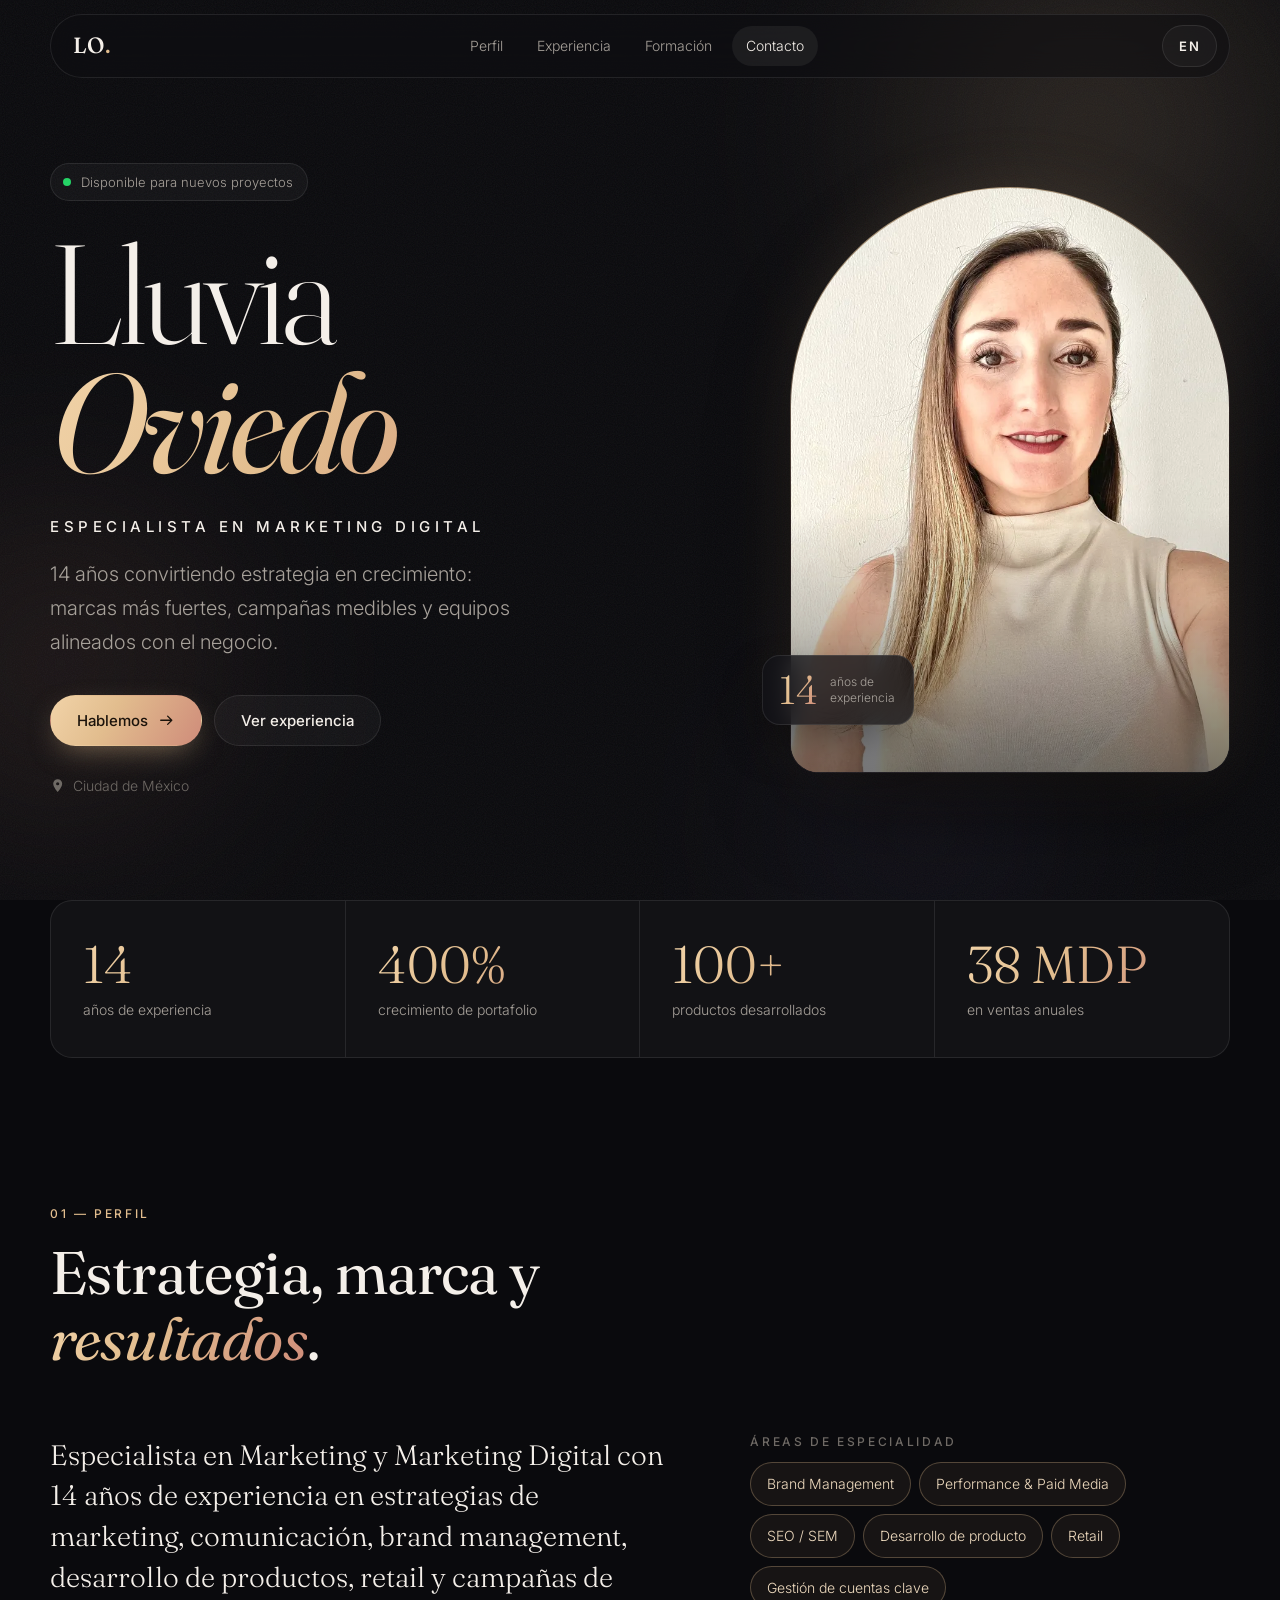
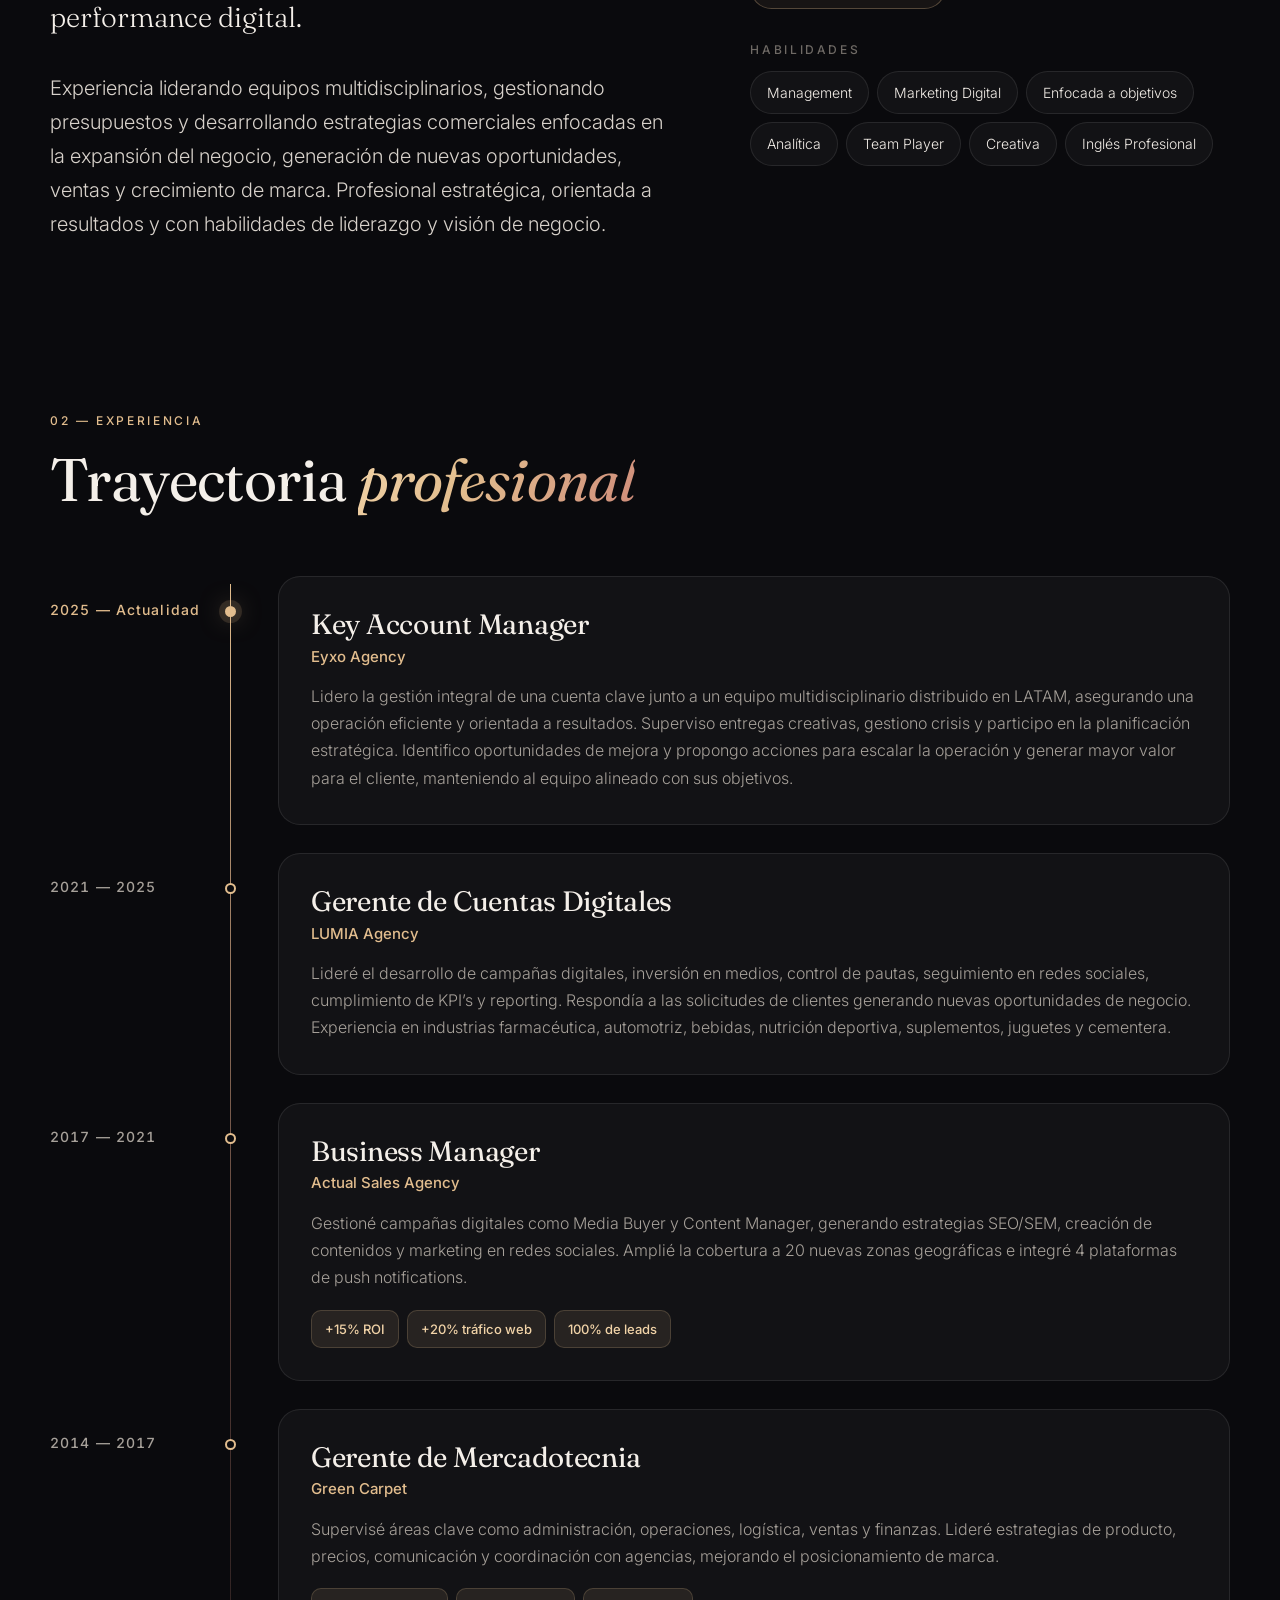
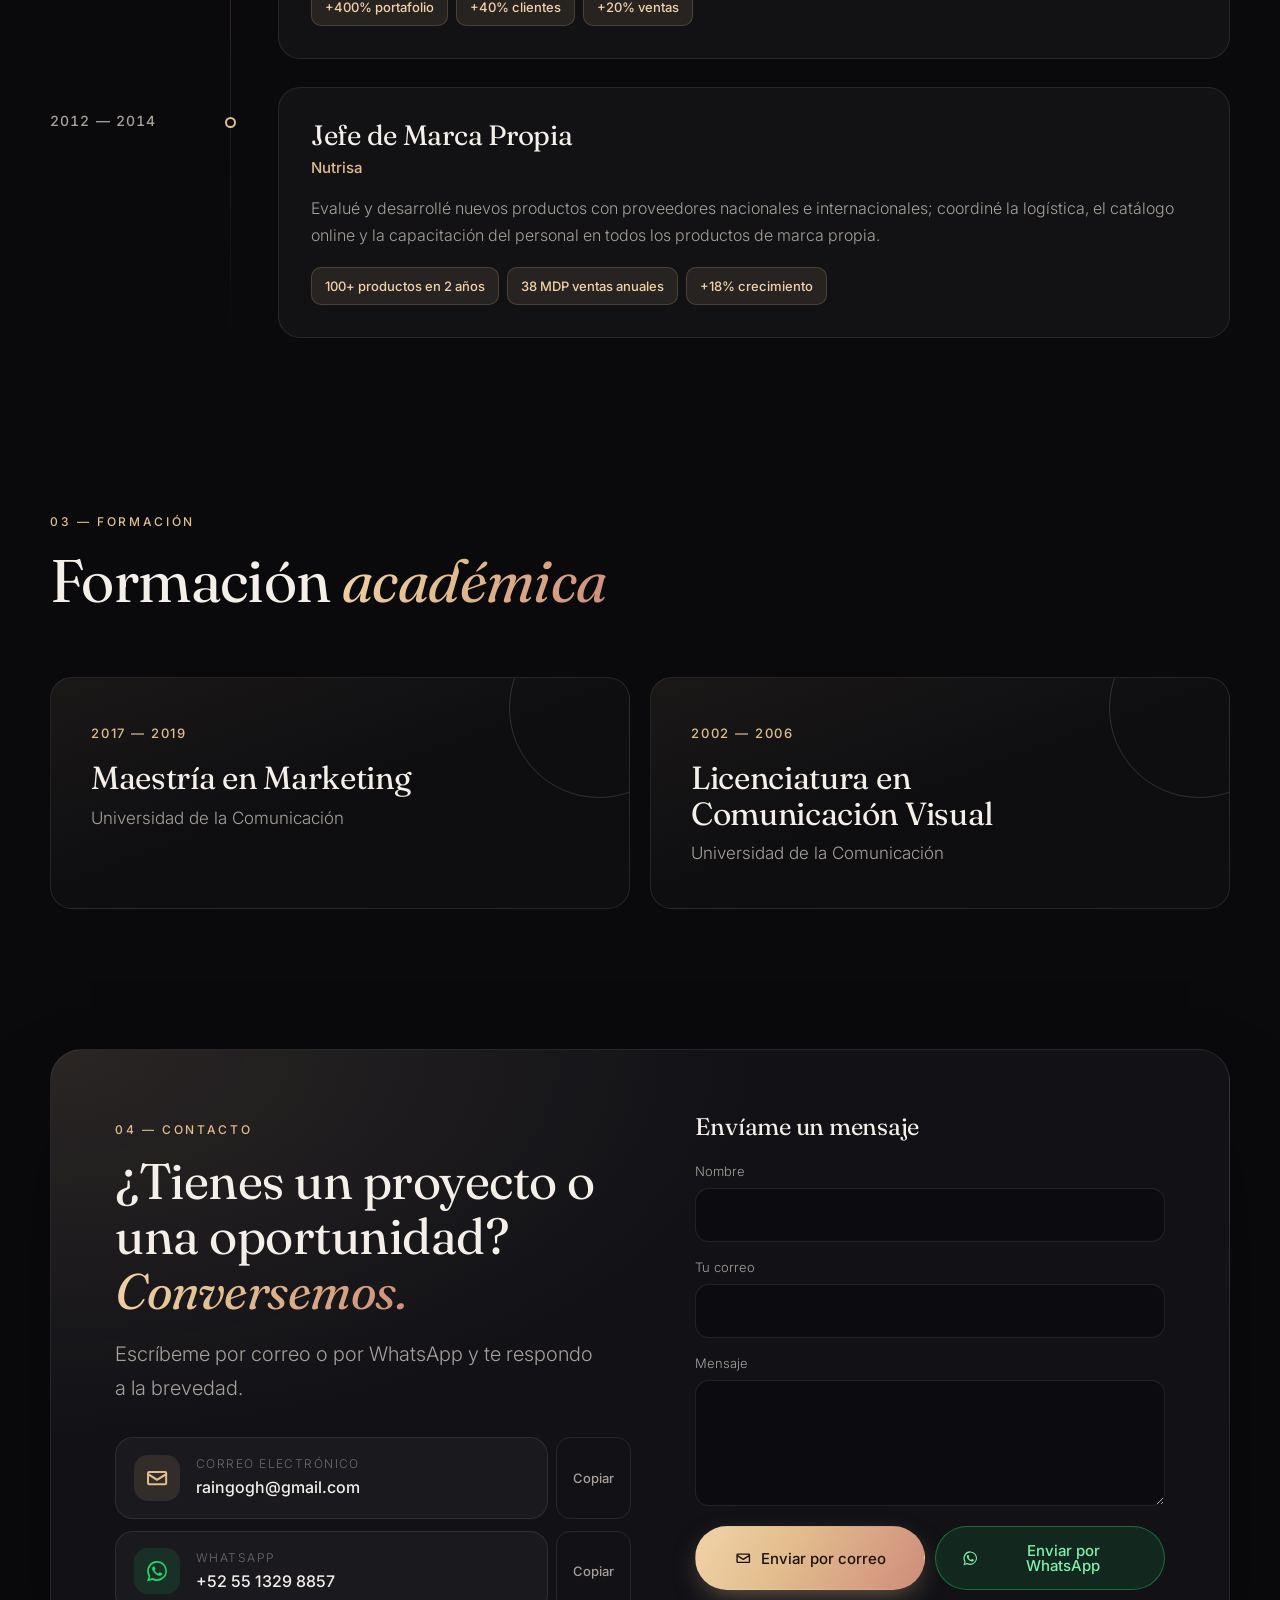
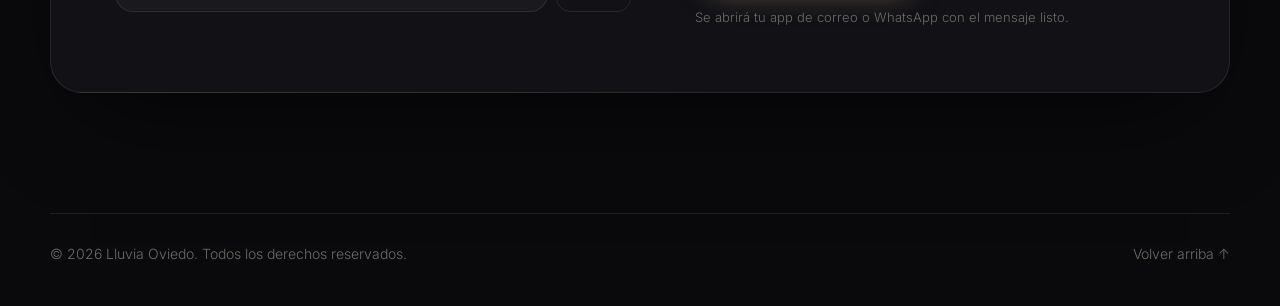
<file: index.html>
<!doctype html>
<html lang="es">
<head>
<meta charset="utf-8">
<meta name="viewport" content="width=device-width, initial-scale=1">
<title>Lluvia Oviedo · Especialista en Marketing Digital</title>
<meta name="description" content="Especialista en Marketing y Marketing Digital con 14 años de experiencia en estrategia, brand management, desarrollo de producto, retail y performance digital. CDMX.">
<meta name="theme-color" content="#0a0a0d">
<link rel="canonical" href="https://lluviaoviedo.com/">
<link rel="alternate" hreflang="es" href="https://lluviaoviedo.com/">
<link rel="alternate" hreflang="en" href="https://lluviaoviedo.com/en/">
<link rel="alternate" hreflang="x-default" href="https://lluviaoviedo.com/">
<meta property="og:type" content="profile">
<meta property="og:title" content="Lluvia Oviedo · Especialista en Marketing Digital">
<meta property="og:description" content="Especialista en Marketing y Marketing Digital con 14 años de experiencia en estrategia, brand management, desarrollo de producto, retail y performance digital. CDMX.">
<meta property="og:url" content="https://lluviaoviedo.com/">
<meta property="og:image" content="https://lluviaoviedo.com/assets/og.jpg">
<meta property="og:locale" content="es_MX">
<meta name="twitter:card" content="summary_large_image">
<link rel="icon" href="/assets/favicon.svg" type="image/svg+xml">
<link rel="apple-touch-icon" href="/assets/apple-touch-icon.png">
<link rel="preconnect" href="https://fonts.googleapis.com">
<link rel="preconnect" href="https://fonts.gstatic.com" crossorigin>
<link href="https://fonts.googleapis.com/css2?family=Fraunces:ital,opsz,wght@0,9..144,300..600;1,9..144,300..600&family=Inter:wght@300;400;500;600&display=swap" rel="stylesheet">
<link rel="stylesheet" href="/assets/style.css">
<script type="application/ld+json">{"@context":"https://schema.org","@type":"Person","name":"Lluvia Oviedo","jobTitle":"Especialista en Marketing Digital","url":"https://lluviaoviedo.com/","image":"https://lluviaoviedo.com/assets/lluvia-oviedo.jpg","email":"mailto:raingogh@gmail.com","address":{"@type":"PostalAddress","addressLocality":"Ciudad de México","addressCountry":"MX"},"alumniOf":"Universidad de la Comunicación"}</script>
</head>
<body>
<div class="bg" aria-hidden="true"><div class="orb o1"></div><div class="orb o2"></div><div class="orb o3"></div><div class="grain"></div></div>

<header class="topbar" id="top">
  <a class="logo" href="/" aria-label="Lluvia Oviedo">LO<span>.</span></a>
  <nav class="nav" aria-label="Main"><a href="#perfil">Perfil</a><a href="#experiencia">Experiencia</a><a href="#formacion">Formación</a><a href="#contacto">Contacto</a></nav>
  <a class="lang" href="/en/" hreflang="en" lang="en">EN</a>
</header>

<main>
  <section class="hero">
    <div class="hero-text">
      <p class="eyebrow reveal"><span class="pulse"></span>Disponible para nuevos proyectos</p>
      <h1 class="reveal"><span class="first">Lluvia</span><span class="last">Oviedo</span></h1>
      <p class="role reveal">Especialista en Marketing Digital</p>
      <p class="lead reveal">14 años convirtiendo estrategia en crecimiento: marcas más fuertes, campañas medibles y equipos alineados con el negocio.</p>
      <div class="actions reveal">
        <a class="btn primary" href="#contacto">Hablemos <svg viewBox="0 0 24 24" aria-hidden="true"><path d="M13.3 5.3a1 1 0 0 1 1.4 0l6 6a1 1 0 0 1 0 1.4l-6 6a1 1 0 0 1-1.4-1.4l4.29-4.3H4a1 1 0 1 1 0-2h13.59L13.3 6.7a1 1 0 0 1 0-1.4Z"/></svg></a>
        <a class="btn ghost" href="#experiencia">Ver experiencia</a>
      </div>
      <p class="loc reveal"><svg viewBox="0 0 24 24" aria-hidden="true"><path d="M12 2a7 7 0 0 1 7 7c0 5.25-7 13-7 13S5 14.25 5 9a7 7 0 0 1 7-7Zm0 4.5A2.5 2.5 0 1 0 12 11.5 2.5 2.5 0 0 0 12 6.5Z"/></svg> Ciudad de México</p>
    </div>
    <figure class="portrait reveal">
      <div class="portrait-frame">
        <picture>
          <source srcset="/assets/lluvia-oviedo.webp" type="image/webp">
          <img src="/assets/lluvia-oviedo.jpg" width="900" height="1200" alt="Retrato de Lluvia Oviedo" fetchpriority="high">
        </picture>
      </div>
      <div class="badge"><span>14</span><small>años de experiencia</small></div>
    </figure>
  </section>

  <section class="stats" aria-label="Highlights"><div class="stat reveal"><span class="stat-n">14</span><span class="stat-l">años de experiencia</span></div><div class="stat reveal"><span class="stat-n">400%</span><span class="stat-l">crecimiento de portafolio</span></div><div class="stat reveal"><span class="stat-n">100+</span><span class="stat-l">productos desarrollados</span></div><div class="stat reveal"><span class="stat-n">38 MDP</span><span class="stat-l">en ventas anuales</span></div></section>

  <section class="section about" id="perfil">
    <div class="sec-head reveal"><span class="kicker">01 — Perfil</span><h2>Estrategia, marca y <em>resultados</em>.</h2></div>
    <div class="about-grid">
      <div class="about-text reveal"><p>Especialista en Marketing y Marketing Digital con 14 años de experiencia en estrategias de marketing, comunicación, brand management, desarrollo de productos, retail y campañas de performance digital.</p><p>Experiencia liderando equipos multidisciplinarios, gestionando presupuestos y desarrollando estrategias comerciales enfocadas en la expansión del negocio, generación de nuevas oportunidades, ventas y crecimiento de marca. Profesional estratégica, orientada a resultados y con habilidades de liderazgo y visión de negocio.</p></div>
      <div class="about-side reveal">
        <h3>Áreas de especialidad</h3>
        <ul class="tags"><li>Brand Management</li><li>Performance &amp; Paid Media</li><li>SEO / SEM</li><li>Desarrollo de producto</li><li>Retail</li><li>Gestión de cuentas clave</li></ul>
        <h3>Habilidades</h3>
        <ul class="tags soft"><li>Management</li><li>Marketing Digital</li><li>Enfocada a objetivos</li><li>Analítica</li><li>Team Player</li><li>Creativa</li><li>Inglés Profesional</li></ul>
      </div>
    </div>
  </section>

  <section class="section" id="experiencia">
    <div class="sec-head reveal"><span class="kicker">02 — Experiencia</span><h2>Trayectoria <em>profesional</em></h2></div>
    <div class="timeline">
        <article class="job reveal current">
          <div class="job-dot" aria-hidden="true"></div>
          <div class="job-period">2025 — Actualidad</div>
          <div class="job-card">
            <h3>Key Account Manager</h3>
            <p class="job-company">Eyxo Agency</p>
            <p class="job-text">Lidero la gestión integral de una cuenta clave junto a un equipo multidisciplinario distribuido en LATAM, asegurando una operación eficiente y orientada a resultados. Superviso entregas creativas, gestiono crisis y participo en la planificación estratégica. Identifico oportunidades de mejora y propongo acciones para escalar la operación y generar mayor valor para el cliente, manteniendo al equipo alineado con sus objetivos.</p>
            
          </div>
        </article>
        <article class="job reveal">
          <div class="job-dot" aria-hidden="true"></div>
          <div class="job-period">2021 — 2025</div>
          <div class="job-card">
            <h3>Gerente de Cuentas Digitales</h3>
            <p class="job-company">LUMIA Agency</p>
            <p class="job-text">Lideré el desarrollo de campañas digitales, inversión en medios, control de pautas, seguimiento en redes sociales, cumplimiento de KPI’s y reporting. Respondía a las solicitudes de clientes generando nuevas oportunidades de negocio. Experiencia en industrias farmacéutica, automotriz, bebidas, nutrición deportiva, suplementos, juguetes y cementera.</p>
            
          </div>
        </article>
        <article class="job reveal">
          <div class="job-dot" aria-hidden="true"></div>
          <div class="job-period">2017 — 2021</div>
          <div class="job-card">
            <h3>Business Manager</h3>
            <p class="job-company">Actual Sales Agency</p>
            <p class="job-text">Gestioné campañas digitales como Media Buyer y Content Manager, generando estrategias SEO/SEM, creación de contenidos y marketing en redes sociales. Amplié la cobertura a 20 nuevas zonas geográficas e integré 4 plataformas de push notifications.</p>
            <ul class="wins"><li>+15% ROI</li><li>+20% tráfico web</li><li>100% de leads</li></ul>
          </div>
        </article>
        <article class="job reveal">
          <div class="job-dot" aria-hidden="true"></div>
          <div class="job-period">2014 — 2017</div>
          <div class="job-card">
            <h3>Gerente de Mercadotecnia</h3>
            <p class="job-company">Green Carpet</p>
            <p class="job-text">Supervisé áreas clave como administración, operaciones, logística, ventas y finanzas. Lideré estrategias de producto, precios, comunicación y coordinación con agencias, mejorando el posicionamiento de marca.</p>
            <ul class="wins"><li>+400% portafolio</li><li>+40% clientes</li><li>+20% ventas</li></ul>
          </div>
        </article>
        <article class="job reveal">
          <div class="job-dot" aria-hidden="true"></div>
          <div class="job-period">2012 — 2014</div>
          <div class="job-card">
            <h3>Jefe de Marca Propia</h3>
            <p class="job-company">Nutrisa</p>
            <p class="job-text">Evalué y desarrollé nuevos productos con proveedores nacionales e internacionales; coordiné la logística, el catálogo online y la capacitación del personal en todos los productos de marca propia.</p>
            <ul class="wins"><li>100+ productos en 2 años</li><li>38 MDP ventas anuales</li><li>+18% crecimiento</li></ul>
          </div>
        </article>
    </div>
  </section>

  <section class="section" id="formacion">
    <div class="sec-head reveal"><span class="kicker">03 — Formación</span><h2>Formación <em>académica</em></h2></div>
    <div class="edu-grid"><div class="edu-card reveal"><span class="edu-years">2017 — 2019</span><h3>Maestría en Marketing</h3><p>Universidad de la Comunicación</p></div><div class="edu-card reveal"><span class="edu-years">2002 — 2006</span><h3>Licenciatura en Comunicación Visual</h3><p>Universidad de la Comunicación</p></div></div>
  </section>

  <section class="section contact" id="contacto">
    <div class="contact-wrap reveal">
      <div class="contact-info">
        <span class="kicker">04 — Contacto</span>
        <h2>¿Tienes un proyecto o una oportunidad? <em>Conversemos.</em></h2>
        <p class="lead">Escríbeme por correo o por WhatsApp y te respondo a la brevedad.</p>
        <div class="channels">
          <div class="channel">
            <a class="channel-main" href="mailto:raingogh@gmail.com?subject=Contacto%20desde%20lluviaoviedo.com">
              <span class="ic"><svg viewBox="0 0 24 24" aria-hidden="true"><path d="M4 5h16a2 2 0 0 1 2 2v10a2 2 0 0 1-2 2H4a2 2 0 0 1-2-2V7a2 2 0 0 1 2-2Zm0 2v.4l8 5.1 8-5.1V7H4Zm16 2.8-7.46 4.75a1 1 0 0 1-1.08 0L4 9.8V17h16V9.8Z"/></svg></span>
              <span><small>Correo electrónico</small><strong>raingogh@gmail.com</strong></span>
            </a>
            <button class="copy" type="button" data-copy="raingogh@gmail.com" data-done="¡Copiado!">Copiar</button>
          </div>
          <div class="channel">
            <a class="channel-main wa" href="https://wa.me/525513298857?text=Hola%20Lluvia%2C%20vi%20tu%20portafolio%20en%20lluviaoviedo.com%20y%20me%20gustar%C3%ADa%20platicar%20contigo." target="_blank" rel="noopener">
              <span class="ic"><svg viewBox="0 0 24 24" aria-hidden="true"><path d="M12.04 2a9.9 9.9 0 0 0-8.5 15l-1.4 5.1 5.24-1.37A9.9 9.9 0 1 0 12.04 2Zm0 18.1a8.2 8.2 0 0 1-4.18-1.15l-.3-.18-3.1.82.83-3.03-.2-.31a8.2 8.2 0 1 1 6.95 3.85Zm4.5-6.14c-.25-.12-1.46-.72-1.69-.8-.23-.09-.39-.13-.56.12-.16.25-.64.8-.78.97-.15.16-.29.18-.54.06a6.7 6.7 0 0 1-1.98-1.22 7.5 7.5 0 0 1-1.37-1.7c-.14-.25 0-.38.11-.5l.37-.44c.13-.15.17-.25.25-.42.08-.16.04-.31-.02-.43-.06-.13-.56-1.35-.77-1.85-.2-.48-.4-.42-.56-.43h-.48a.92.92 0 0 0-.66.31 2.8 2.8 0 0 0-.87 2.07 4.85 4.85 0 0 0 1.02 2.57c.12.17 1.76 2.68 4.26 3.76.6.26 1.06.41 1.42.52.6.19 1.14.16 1.57.1.48-.07 1.46-.6 1.67-1.18.2-.58.2-1.07.15-1.18-.06-.1-.23-.16-.48-.28Z"/></svg></span>
              <span><small>WhatsApp</small><strong>+52 55 1329 8857</strong></span>
            </a>
            <button class="copy" type="button" data-copy="+52 55 1329 8857" data-done="¡Copiado!">Copiar</button>
          </div>
        </div>
      </div>
      <form class="contact-form" id="contact-form" data-email="raingogh@gmail.com" data-wa="525513298857" data-subject="Contacto desde lluviaoviedo.com">
        <h3>Envíame un mensaje</h3>
        <label><span>Nombre</span><input name="name" required autocomplete="name"></label>
        <label><span>Tu correo</span><input name="email" type="email" autocomplete="email"></label>
        <label><span>Mensaje</span><textarea name="message" rows="4" required></textarea></label>
        <div class="form-actions">
          <button class="btn primary" type="submit" value="mail"><svg viewBox="0 0 24 24" aria-hidden="true"><path d="M4 5h16a2 2 0 0 1 2 2v10a2 2 0 0 1-2 2H4a2 2 0 0 1-2-2V7a2 2 0 0 1 2-2Zm0 2v.4l8 5.1 8-5.1V7H4Zm16 2.8-7.46 4.75a1 1 0 0 1-1.08 0L4 9.8V17h16V9.8Z"/></svg> Enviar por correo</button>
          <button class="btn wa-btn" type="submit" value="wa"><svg viewBox="0 0 24 24" aria-hidden="true"><path d="M12.04 2a9.9 9.9 0 0 0-8.5 15l-1.4 5.1 5.24-1.37A9.9 9.9 0 1 0 12.04 2Zm0 18.1a8.2 8.2 0 0 1-4.18-1.15l-.3-.18-3.1.82.83-3.03-.2-.31a8.2 8.2 0 1 1 6.95 3.85Zm4.5-6.14c-.25-.12-1.46-.72-1.69-.8-.23-.09-.39-.13-.56.12-.16.25-.64.8-.78.97-.15.16-.29.18-.54.06a6.7 6.7 0 0 1-1.98-1.22 7.5 7.5 0 0 1-1.37-1.7c-.14-.25 0-.38.11-.5l.37-.44c.13-.15.17-.25.25-.42.08-.16.04-.31-.02-.43-.06-.13-.56-1.35-.77-1.85-.2-.48-.4-.42-.56-.43h-.48a.92.92 0 0 0-.66.31 2.8 2.8 0 0 0-.87 2.07 4.85 4.85 0 0 0 1.02 2.57c.12.17 1.76 2.68 4.26 3.76.6.26 1.06.41 1.42.52.6.19 1.14.16 1.57.1.48-.07 1.46-.6 1.67-1.18.2-.58.2-1.07.15-1.18-.06-.1-.23-.16-.48-.28Z"/></svg> Enviar por WhatsApp</button>
        </div>
        <p class="hint">Se abrirá tu app de correo o WhatsApp con el mensaje listo.</p>
      </form>
    </div>
  </section>
</main>

<footer class="footer">
  <p>© <span id="year">2026</span> Lluvia Oviedo. Todos los derechos reservados.</p>
  <a href="#top">Volver arriba ↑</a>
</footer>

<a class="wa-float" href="https://wa.me/525513298857?text=Hola%20Lluvia%2C%20vi%20tu%20portafolio%20en%20lluviaoviedo.com%20y%20me%20gustar%C3%ADa%20platicar%20contigo." target="_blank" rel="noopener" aria-label="WhatsApp"><svg viewBox="0 0 24 24" aria-hidden="true"><path d="M12.04 2a9.9 9.9 0 0 0-8.5 15l-1.4 5.1 5.24-1.37A9.9 9.9 0 1 0 12.04 2Zm0 18.1a8.2 8.2 0 0 1-4.18-1.15l-.3-.18-3.1.82.83-3.03-.2-.31a8.2 8.2 0 1 1 6.95 3.85Zm4.5-6.14c-.25-.12-1.46-.72-1.69-.8-.23-.09-.39-.13-.56.12-.16.25-.64.8-.78.97-.15.16-.29.18-.54.06a6.7 6.7 0 0 1-1.98-1.22 7.5 7.5 0 0 1-1.37-1.7c-.14-.25 0-.38.11-.5l.37-.44c.13-.15.17-.25.25-.42.08-.16.04-.31-.02-.43-.06-.13-.56-1.35-.77-1.85-.2-.48-.4-.42-.56-.43h-.48a.92.92 0 0 0-.66.31 2.8 2.8 0 0 0-.87 2.07 4.85 4.85 0 0 0 1.02 2.57c.12.17 1.76 2.68 4.26 3.76.6.26 1.06.41 1.42.52.6.19 1.14.16 1.57.1.48-.07 1.46-.6 1.67-1.18.2-.58.2-1.07.15-1.18-.06-.1-.23-.16-.48-.28Z"/></svg></a>
<script src="/assets/main.js" defer></script>
</body>
</html>
</file>
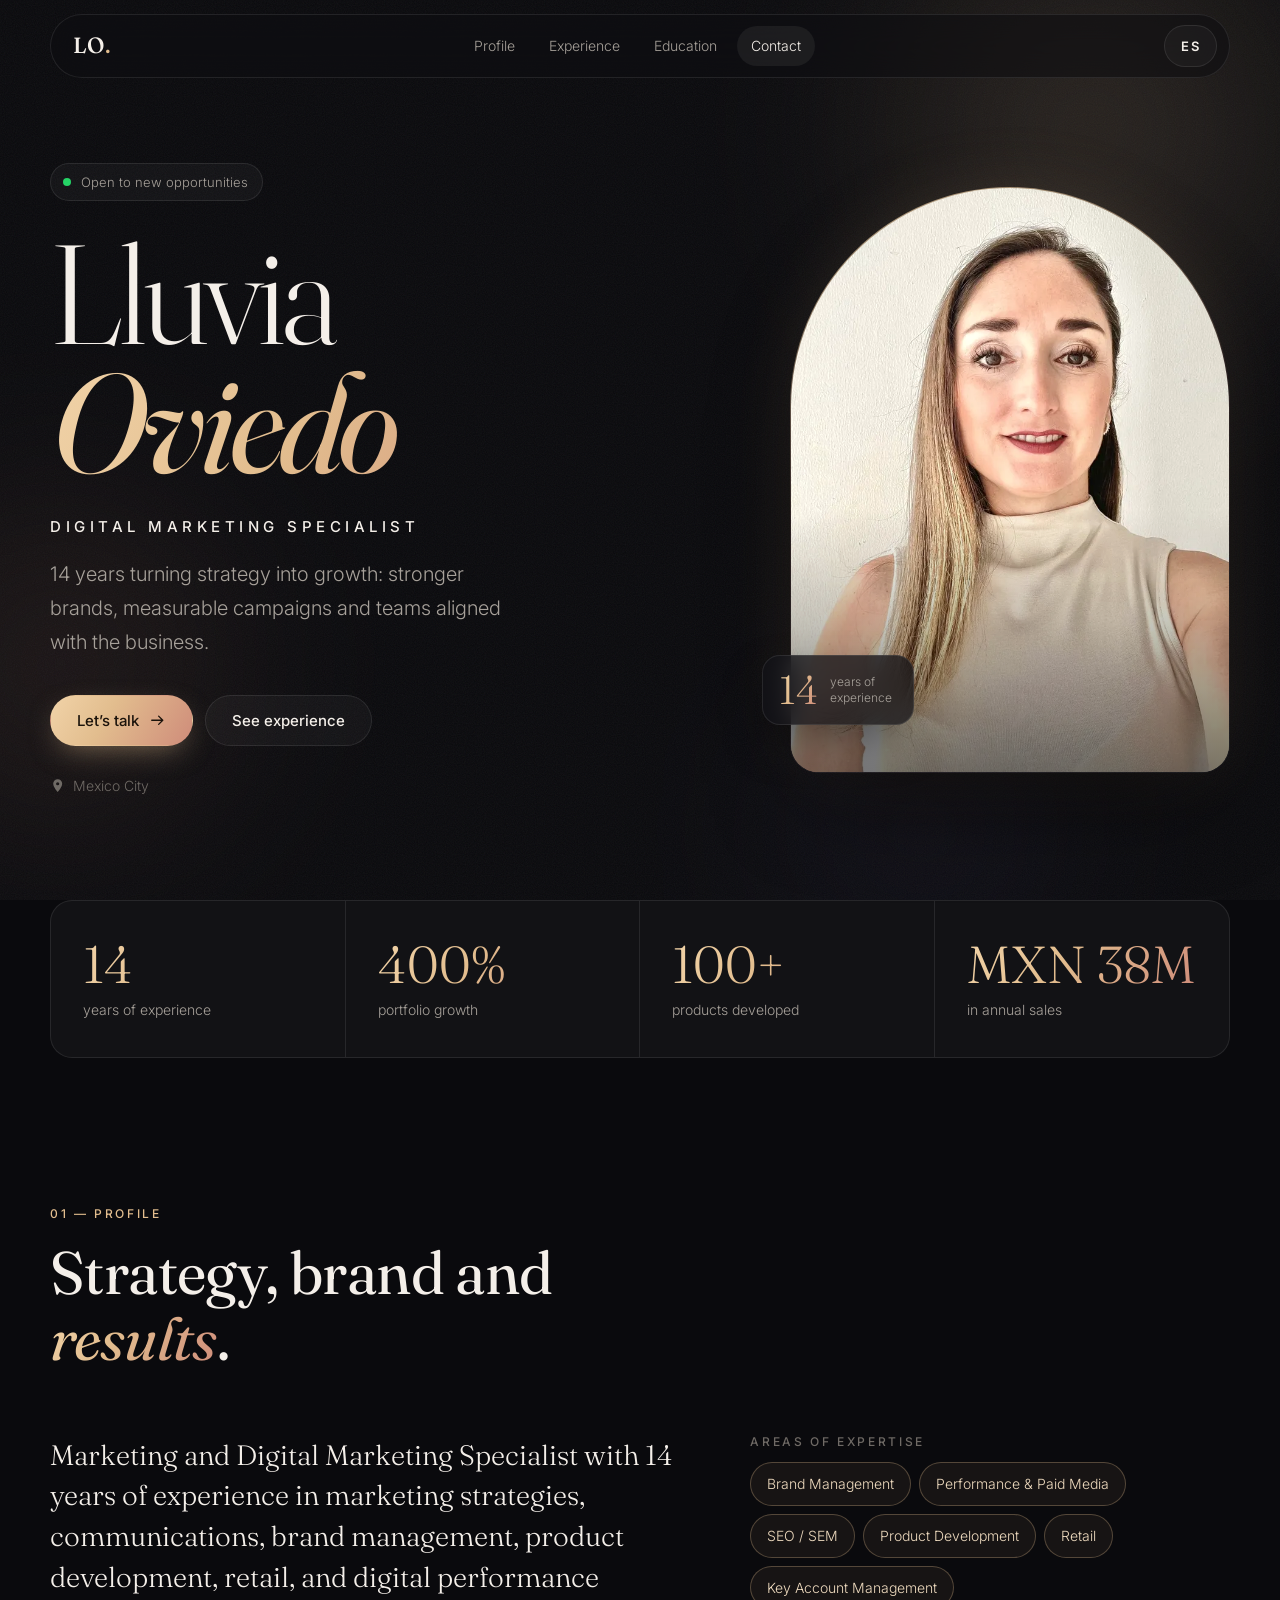
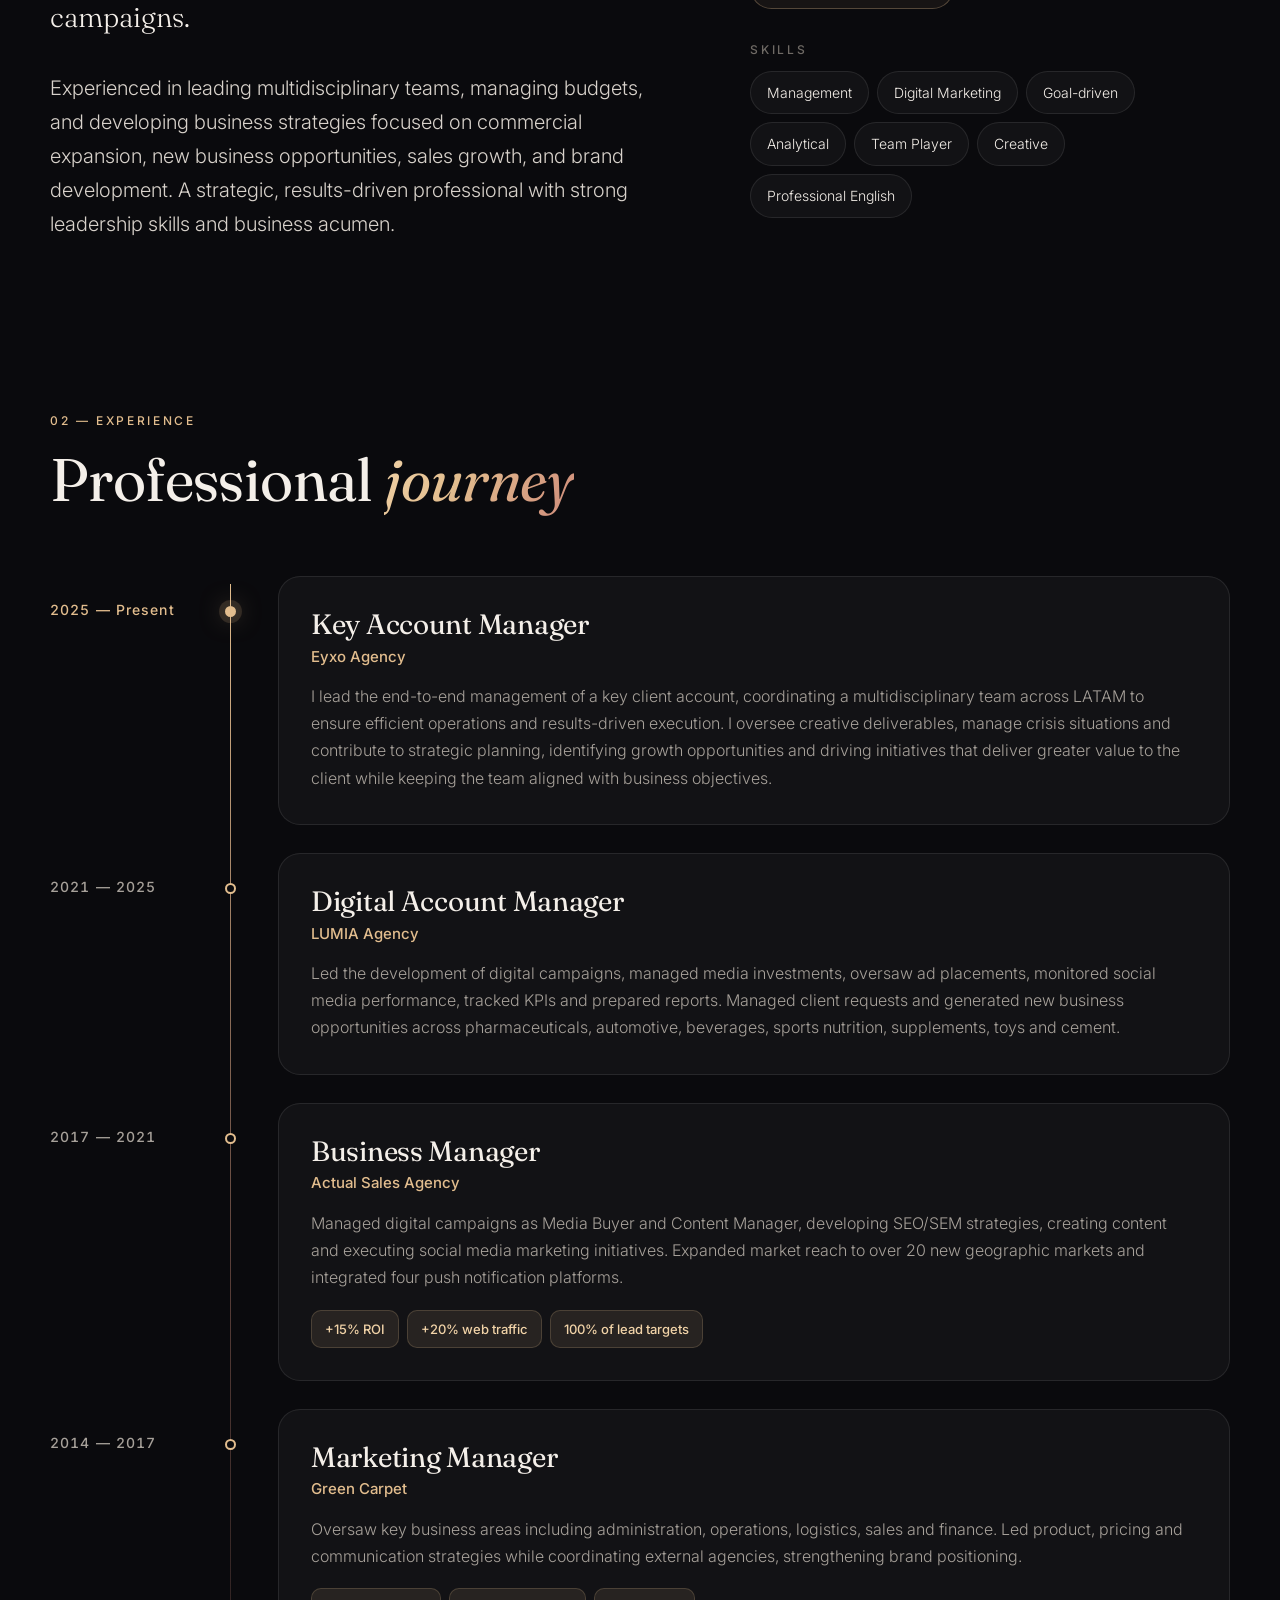
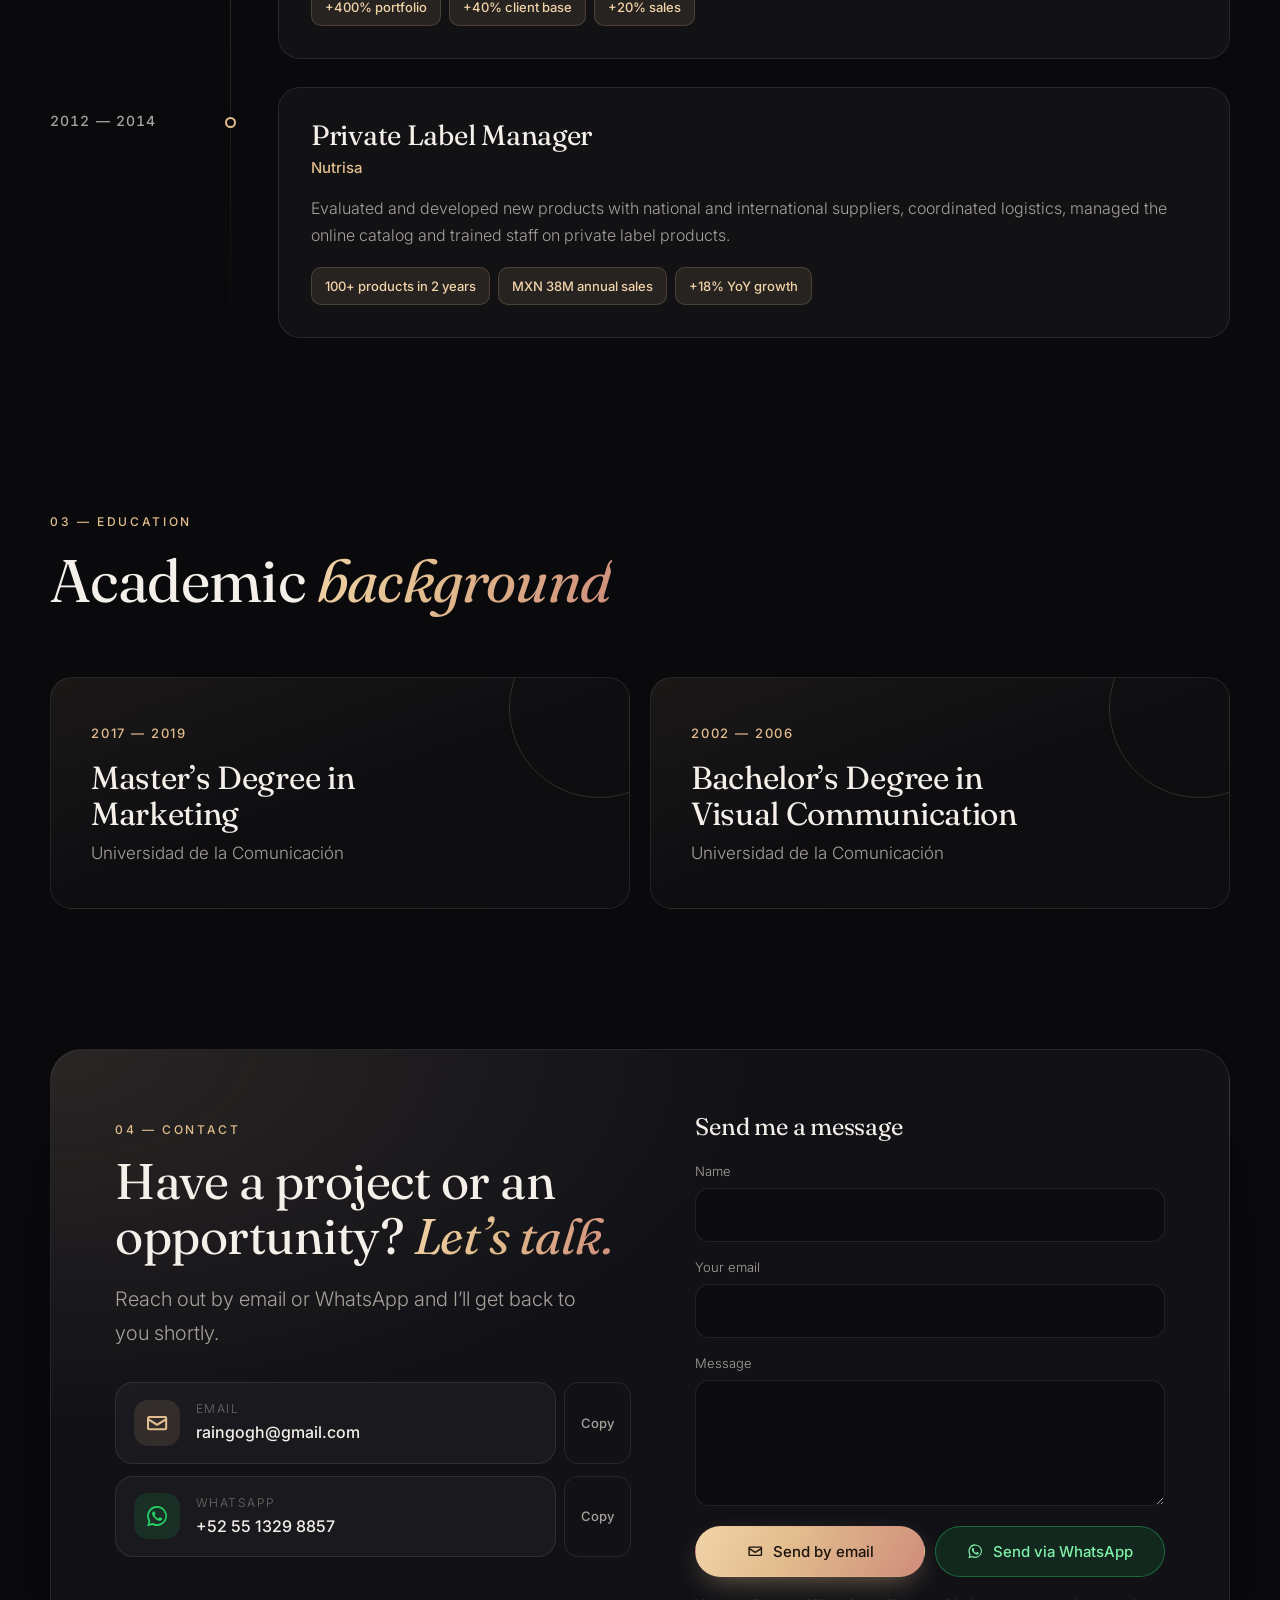
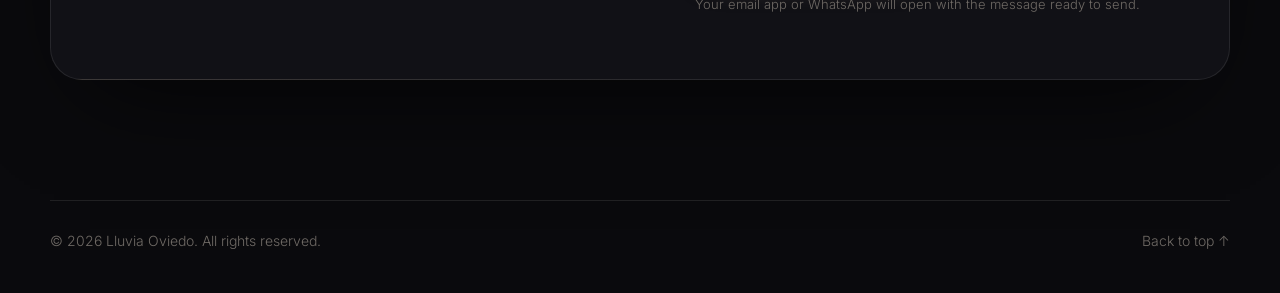
<file: en/index.html>
<!doctype html>
<html lang="en">
<head>
<meta charset="utf-8">
<meta name="viewport" content="width=device-width, initial-scale=1">
<title>Lluvia Oviedo · Digital Marketing Specialist</title>
<meta name="description" content="Marketing and Digital Marketing Specialist with 14 years of experience in strategy, brand management, product development, retail and digital performance. Mexico City.">
<meta name="theme-color" content="#0a0a0d">
<link rel="canonical" href="https://lluviaoviedo.com/en/">
<link rel="alternate" hreflang="es" href="https://lluviaoviedo.com/">
<link rel="alternate" hreflang="en" href="https://lluviaoviedo.com/en/">
<link rel="alternate" hreflang="x-default" href="https://lluviaoviedo.com/">
<meta property="og:type" content="profile">
<meta property="og:title" content="Lluvia Oviedo · Digital Marketing Specialist">
<meta property="og:description" content="Marketing and Digital Marketing Specialist with 14 years of experience in strategy, brand management, product development, retail and digital performance. Mexico City.">
<meta property="og:url" content="https://lluviaoviedo.com/en/">
<meta property="og:image" content="https://lluviaoviedo.com/assets/og.jpg">
<meta property="og:locale" content="en_US">
<meta name="twitter:card" content="summary_large_image">
<link rel="icon" href="/assets/favicon.svg" type="image/svg+xml">
<link rel="apple-touch-icon" href="/assets/apple-touch-icon.png">
<link rel="preconnect" href="https://fonts.googleapis.com">
<link rel="preconnect" href="https://fonts.gstatic.com" crossorigin>
<link href="https://fonts.googleapis.com/css2?family=Fraunces:ital,opsz,wght@0,9..144,300..600;1,9..144,300..600&family=Inter:wght@300;400;500;600&display=swap" rel="stylesheet">
<link rel="stylesheet" href="/assets/style.css">
<script type="application/ld+json">{"@context":"https://schema.org","@type":"Person","name":"Lluvia Oviedo","jobTitle":"Digital Marketing Specialist","url":"https://lluviaoviedo.com/en/","image":"https://lluviaoviedo.com/assets/lluvia-oviedo.jpg","email":"mailto:raingogh@gmail.com","address":{"@type":"PostalAddress","addressLocality":"Ciudad de México","addressCountry":"MX"},"alumniOf":"Universidad de la Comunicación"}</script>
</head>
<body>
<div class="bg" aria-hidden="true"><div class="orb o1"></div><div class="orb o2"></div><div class="orb o3"></div><div class="grain"></div></div>

<header class="topbar" id="top">
  <a class="logo" href="/en/" aria-label="Lluvia Oviedo">LO<span>.</span></a>
  <nav class="nav" aria-label="Main"><a href="#profile">Profile</a><a href="#experience">Experience</a><a href="#education">Education</a><a href="#contact">Contact</a></nav>
  <a class="lang" href="/" hreflang="es" lang="es">ES</a>
</header>

<main>
  <section class="hero">
    <div class="hero-text">
      <p class="eyebrow reveal"><span class="pulse"></span>Open to new opportunities</p>
      <h1 class="reveal"><span class="first">Lluvia</span><span class="last">Oviedo</span></h1>
      <p class="role reveal">Digital Marketing Specialist</p>
      <p class="lead reveal">14 years turning strategy into growth: stronger brands, measurable campaigns and teams aligned with the business.</p>
      <div class="actions reveal">
        <a class="btn primary" href="#contact">Let’s talk <svg viewBox="0 0 24 24" aria-hidden="true"><path d="M13.3 5.3a1 1 0 0 1 1.4 0l6 6a1 1 0 0 1 0 1.4l-6 6a1 1 0 0 1-1.4-1.4l4.29-4.3H4a1 1 0 1 1 0-2h13.59L13.3 6.7a1 1 0 0 1 0-1.4Z"/></svg></a>
        <a class="btn ghost" href="#experience">See experience</a>
      </div>
      <p class="loc reveal"><svg viewBox="0 0 24 24" aria-hidden="true"><path d="M12 2a7 7 0 0 1 7 7c0 5.25-7 13-7 13S5 14.25 5 9a7 7 0 0 1 7-7Zm0 4.5A2.5 2.5 0 1 0 12 11.5 2.5 2.5 0 0 0 12 6.5Z"/></svg> Mexico City</p>
    </div>
    <figure class="portrait reveal">
      <div class="portrait-frame">
        <picture>
          <source srcset="/assets/lluvia-oviedo.webp" type="image/webp">
          <img src="/assets/lluvia-oviedo.jpg" width="900" height="1200" alt="Portrait of Lluvia Oviedo" fetchpriority="high">
        </picture>
      </div>
      <div class="badge"><span>14</span><small>years of experience</small></div>
    </figure>
  </section>

  <section class="stats" aria-label="Highlights"><div class="stat reveal"><span class="stat-n">14</span><span class="stat-l">years of experience</span></div><div class="stat reveal"><span class="stat-n">400%</span><span class="stat-l">portfolio growth</span></div><div class="stat reveal"><span class="stat-n">100+</span><span class="stat-l">products developed</span></div><div class="stat reveal"><span class="stat-n">MXN 38M</span><span class="stat-l">in annual sales</span></div></section>

  <section class="section about" id="profile">
    <div class="sec-head reveal"><span class="kicker">01 — Profile</span><h2>Strategy, brand and <em>results</em>.</h2></div>
    <div class="about-grid">
      <div class="about-text reveal"><p>Marketing and Digital Marketing Specialist with 14 years of experience in marketing strategies, communications, brand management, product development, retail, and digital performance campaigns.</p><p>Experienced in leading multidisciplinary teams, managing budgets, and developing business strategies focused on commercial expansion, new business opportunities, sales growth, and brand development. A strategic, results-driven professional with strong leadership skills and business acumen.</p></div>
      <div class="about-side reveal">
        <h3>Areas of expertise</h3>
        <ul class="tags"><li>Brand Management</li><li>Performance &amp; Paid Media</li><li>SEO / SEM</li><li>Product Development</li><li>Retail</li><li>Key Account Management</li></ul>
        <h3>Skills</h3>
        <ul class="tags soft"><li>Management</li><li>Digital Marketing</li><li>Goal-driven</li><li>Analytical</li><li>Team Player</li><li>Creative</li><li>Professional English</li></ul>
      </div>
    </div>
  </section>

  <section class="section" id="experience">
    <div class="sec-head reveal"><span class="kicker">02 — Experience</span><h2>Professional <em>journey</em></h2></div>
    <div class="timeline">
        <article class="job reveal current">
          <div class="job-dot" aria-hidden="true"></div>
          <div class="job-period">2025 — Present</div>
          <div class="job-card">
            <h3>Key Account Manager</h3>
            <p class="job-company">Eyxo Agency</p>
            <p class="job-text">I lead the end-to-end management of a key client account, coordinating a multidisciplinary team across LATAM to ensure efficient operations and results-driven execution. I oversee creative deliverables, manage crisis situations and contribute to strategic planning, identifying growth opportunities and driving initiatives that deliver greater value to the client while keeping the team aligned with business objectives.</p>
            
          </div>
        </article>
        <article class="job reveal">
          <div class="job-dot" aria-hidden="true"></div>
          <div class="job-period">2021 — 2025</div>
          <div class="job-card">
            <h3>Digital Account Manager</h3>
            <p class="job-company">LUMIA Agency</p>
            <p class="job-text">Led the development of digital campaigns, managed media investments, oversaw ad placements, monitored social media performance, tracked KPIs and prepared reports. Managed client requests and generated new business opportunities across pharmaceuticals, automotive, beverages, sports nutrition, supplements, toys and cement.</p>
            
          </div>
        </article>
        <article class="job reveal">
          <div class="job-dot" aria-hidden="true"></div>
          <div class="job-period">2017 — 2021</div>
          <div class="job-card">
            <h3>Business Manager</h3>
            <p class="job-company">Actual Sales Agency</p>
            <p class="job-text">Managed digital campaigns as Media Buyer and Content Manager, developing SEO/SEM strategies, creating content and executing social media marketing initiatives. Expanded market reach to over 20 new geographic markets and integrated four push notification platforms.</p>
            <ul class="wins"><li>+15% ROI</li><li>+20% web traffic</li><li>100% of lead targets</li></ul>
          </div>
        </article>
        <article class="job reveal">
          <div class="job-dot" aria-hidden="true"></div>
          <div class="job-period">2014 — 2017</div>
          <div class="job-card">
            <h3>Marketing Manager</h3>
            <p class="job-company">Green Carpet</p>
            <p class="job-text">Oversaw key business areas including administration, operations, logistics, sales and finance. Led product, pricing and communication strategies while coordinating external agencies, strengthening brand positioning.</p>
            <ul class="wins"><li>+400% portfolio</li><li>+40% client base</li><li>+20% sales</li></ul>
          </div>
        </article>
        <article class="job reveal">
          <div class="job-dot" aria-hidden="true"></div>
          <div class="job-period">2012 — 2014</div>
          <div class="job-card">
            <h3>Private Label Manager</h3>
            <p class="job-company">Nutrisa</p>
            <p class="job-text">Evaluated and developed new products with national and international suppliers, coordinated logistics, managed the online catalog and trained staff on private label products.</p>
            <ul class="wins"><li>100+ products in 2 years</li><li>MXN 38M annual sales</li><li>+18% YoY growth</li></ul>
          </div>
        </article>
    </div>
  </section>

  <section class="section" id="education">
    <div class="sec-head reveal"><span class="kicker">03 — Education</span><h2>Academic <em>background</em></h2></div>
    <div class="edu-grid"><div class="edu-card reveal"><span class="edu-years">2017 — 2019</span><h3>Master’s Degree in Marketing</h3><p>Universidad de la Comunicación</p></div><div class="edu-card reveal"><span class="edu-years">2002 — 2006</span><h3>Bachelor’s Degree in Visual Communication</h3><p>Universidad de la Comunicación</p></div></div>
  </section>

  <section class="section contact" id="contact">
    <div class="contact-wrap reveal">
      <div class="contact-info">
        <span class="kicker">04 — Contact</span>
        <h2>Have a project or an opportunity? <em>Let’s talk.</em></h2>
        <p class="lead">Reach out by email or WhatsApp and I’ll get back to you shortly.</p>
        <div class="channels">
          <div class="channel">
            <a class="channel-main" href="mailto:raingogh@gmail.com?subject=Contact%20from%20lluviaoviedo.com">
              <span class="ic"><svg viewBox="0 0 24 24" aria-hidden="true"><path d="M4 5h16a2 2 0 0 1 2 2v10a2 2 0 0 1-2 2H4a2 2 0 0 1-2-2V7a2 2 0 0 1 2-2Zm0 2v.4l8 5.1 8-5.1V7H4Zm16 2.8-7.46 4.75a1 1 0 0 1-1.08 0L4 9.8V17h16V9.8Z"/></svg></span>
              <span><small>Email</small><strong>raingogh@gmail.com</strong></span>
            </a>
            <button class="copy" type="button" data-copy="raingogh@gmail.com" data-done="Copied!">Copy</button>
          </div>
          <div class="channel">
            <a class="channel-main wa" href="https://wa.me/525513298857?text=Hi%20Lluvia%2C%20I%20saw%20your%20portfolio%20at%20lluviaoviedo.com%20and%20would%20like%20to%20talk%20with%20you." target="_blank" rel="noopener">
              <span class="ic"><svg viewBox="0 0 24 24" aria-hidden="true"><path d="M12.04 2a9.9 9.9 0 0 0-8.5 15l-1.4 5.1 5.24-1.37A9.9 9.9 0 1 0 12.04 2Zm0 18.1a8.2 8.2 0 0 1-4.18-1.15l-.3-.18-3.1.82.83-3.03-.2-.31a8.2 8.2 0 1 1 6.95 3.85Zm4.5-6.14c-.25-.12-1.46-.72-1.69-.8-.23-.09-.39-.13-.56.12-.16.25-.64.8-.78.97-.15.16-.29.18-.54.06a6.7 6.7 0 0 1-1.98-1.22 7.5 7.5 0 0 1-1.37-1.7c-.14-.25 0-.38.11-.5l.37-.44c.13-.15.17-.25.25-.42.08-.16.04-.31-.02-.43-.06-.13-.56-1.35-.77-1.85-.2-.48-.4-.42-.56-.43h-.48a.92.92 0 0 0-.66.31 2.8 2.8 0 0 0-.87 2.07 4.85 4.85 0 0 0 1.02 2.57c.12.17 1.76 2.68 4.26 3.76.6.26 1.06.41 1.42.52.6.19 1.14.16 1.57.1.48-.07 1.46-.6 1.67-1.18.2-.58.2-1.07.15-1.18-.06-.1-.23-.16-.48-.28Z"/></svg></span>
              <span><small>WhatsApp</small><strong>+52 55 1329 8857</strong></span>
            </a>
            <button class="copy" type="button" data-copy="+52 55 1329 8857" data-done="Copied!">Copy</button>
          </div>
        </div>
      </div>
      <form class="contact-form" id="contact-form" data-email="raingogh@gmail.com" data-wa="525513298857" data-subject="Contact from lluviaoviedo.com">
        <h3>Send me a message</h3>
        <label><span>Name</span><input name="name" required autocomplete="name"></label>
        <label><span>Your email</span><input name="email" type="email" autocomplete="email"></label>
        <label><span>Message</span><textarea name="message" rows="4" required></textarea></label>
        <div class="form-actions">
          <button class="btn primary" type="submit" value="mail"><svg viewBox="0 0 24 24" aria-hidden="true"><path d="M4 5h16a2 2 0 0 1 2 2v10a2 2 0 0 1-2 2H4a2 2 0 0 1-2-2V7a2 2 0 0 1 2-2Zm0 2v.4l8 5.1 8-5.1V7H4Zm16 2.8-7.46 4.75a1 1 0 0 1-1.08 0L4 9.8V17h16V9.8Z"/></svg> Send by email</button>
          <button class="btn wa-btn" type="submit" value="wa"><svg viewBox="0 0 24 24" aria-hidden="true"><path d="M12.04 2a9.9 9.9 0 0 0-8.5 15l-1.4 5.1 5.24-1.37A9.9 9.9 0 1 0 12.04 2Zm0 18.1a8.2 8.2 0 0 1-4.18-1.15l-.3-.18-3.1.82.83-3.03-.2-.31a8.2 8.2 0 1 1 6.95 3.85Zm4.5-6.14c-.25-.12-1.46-.72-1.69-.8-.23-.09-.39-.13-.56.12-.16.25-.64.8-.78.97-.15.16-.29.18-.54.06a6.7 6.7 0 0 1-1.98-1.22 7.5 7.5 0 0 1-1.37-1.7c-.14-.25 0-.38.11-.5l.37-.44c.13-.15.17-.25.25-.42.08-.16.04-.31-.02-.43-.06-.13-.56-1.35-.77-1.85-.2-.48-.4-.42-.56-.43h-.48a.92.92 0 0 0-.66.31 2.8 2.8 0 0 0-.87 2.07 4.85 4.85 0 0 0 1.02 2.57c.12.17 1.76 2.68 4.26 3.76.6.26 1.06.41 1.42.52.6.19 1.14.16 1.57.1.48-.07 1.46-.6 1.67-1.18.2-.58.2-1.07.15-1.18-.06-.1-.23-.16-.48-.28Z"/></svg> Send via WhatsApp</button>
        </div>
        <p class="hint">Your email app or WhatsApp will open with the message ready to send.</p>
      </form>
    </div>
  </section>
</main>

<footer class="footer">
  <p>© <span id="year">2026</span> Lluvia Oviedo. All rights reserved.</p>
  <a href="#top">Back to top ↑</a>
</footer>

<a class="wa-float" href="https://wa.me/525513298857?text=Hi%20Lluvia%2C%20I%20saw%20your%20portfolio%20at%20lluviaoviedo.com%20and%20would%20like%20to%20talk%20with%20you." target="_blank" rel="noopener" aria-label="WhatsApp"><svg viewBox="0 0 24 24" aria-hidden="true"><path d="M12.04 2a9.9 9.9 0 0 0-8.5 15l-1.4 5.1 5.24-1.37A9.9 9.9 0 1 0 12.04 2Zm0 18.1a8.2 8.2 0 0 1-4.18-1.15l-.3-.18-3.1.82.83-3.03-.2-.31a8.2 8.2 0 1 1 6.95 3.85Zm4.5-6.14c-.25-.12-1.46-.72-1.69-.8-.23-.09-.39-.13-.56.12-.16.25-.64.8-.78.97-.15.16-.29.18-.54.06a6.7 6.7 0 0 1-1.98-1.22 7.5 7.5 0 0 1-1.37-1.7c-.14-.25 0-.38.11-.5l.37-.44c.13-.15.17-.25.25-.42.08-.16.04-.31-.02-.43-.06-.13-.56-1.35-.77-1.85-.2-.48-.4-.42-.56-.43h-.48a.92.92 0 0 0-.66.31 2.8 2.8 0 0 0-.87 2.07 4.85 4.85 0 0 0 1.02 2.57c.12.17 1.76 2.68 4.26 3.76.6.26 1.06.41 1.42.52.6.19 1.14.16 1.57.1.48-.07 1.46-.6 1.67-1.18.2-.58.2-1.07.15-1.18-.06-.1-.23-.16-.48-.28Z"/></svg></a>
<script src="/assets/main.js" defer></script>
</body>
</html>
</file>
<file: assets/style.css>
:root {
  --bg: #0a0a0d;
  --bg-2: #111116;
  --surface: rgba(255, 255, 255, 0.035);
  --surface-2: rgba(255, 255, 255, 0.06);
  --line: rgba(255, 255, 255, 0.09);
  --text: #f4efe9;
  --muted: #a7a19a;
  --dim: #6f6a65;
  --gold: #e2bd8e;
  --rose: #cf8c7a;
  --grad: linear-gradient(120deg, #f1d3a8 0%, #e2bd8e 40%, #cf8c7a 100%);
  --wa: #25d366;
  --radius: 22px;
  --serif: "Fraunces", Georgia, "Times New Roman", serif;
  --sans: "Inter", system-ui, -apple-system, "Segoe UI", Roboto, sans-serif;
  --max: 1180px;
  --gutter: clamp(16px, 4vw, 40px);
}

*, *::before, *::after { box-sizing: border-box; }
html { scroll-behavior: smooth; -webkit-text-size-adjust: 100%; }
body {
  margin: 0;
  background: var(--bg);
  color: var(--text);
  font-family: var(--sans);
  font-weight: 300;
  font-size: 17px;
  line-height: 1.7;
  overflow-x: hidden;
  -webkit-font-smoothing: antialiased;
}
img { display: block; max-width: 100%; height: auto; }
a { color: inherit; text-decoration: none; }
svg { width: 1.1em; height: 1.1em; fill: currentColor; flex: none; }
em { font-style: italic; background: var(--grad); -webkit-background-clip: text; background-clip: text; color: transparent; }
::selection { background: var(--gold); color: #1a1208; }
:focus-visible { outline: 2px solid var(--gold); outline-offset: 3px; border-radius: 6px; }

/* ---------- Background ---------- */
.bg { position: fixed; inset: 0; z-index: -1; overflow: hidden; pointer-events: none; }
.orb { position: absolute; border-radius: 50%; filter: blur(90px); opacity: .55; }
.o1 { width: 620px; height: 620px; background: radial-gradient(circle, rgba(226,189,142,.38), transparent 65%); top: -180px; right: -120px; animation: drift 22s ease-in-out infinite alternate; }
.o2 { width: 520px; height: 520px; background: radial-gradient(circle, rgba(207,140,122,.28), transparent 65%); top: 45%; left: -200px; animation: drift 28s ease-in-out infinite alternate-reverse; }
.o3 { width: 460px; height: 460px; background: radial-gradient(circle, rgba(120,110,190,.18), transparent 65%); bottom: -160px; right: 10%; animation: drift 25s ease-in-out infinite alternate; }
.grain {
  position: absolute; inset: -50%; opacity: .06;
  background-image: url("data:image/svg+xml,%3Csvg xmlns='http://www.w3.org/2000/svg' width='160' height='160'%3E%3Cfilter id='n'%3E%3CfeTurbulence type='fractalNoise' baseFrequency='.9' numOctaves='3' stitchTiles='stitch'/%3E%3C/filter%3E%3Crect width='100%25' height='100%25' filter='url(%23n)'/%3E%3C/svg%3E");
}
@keyframes drift { to { transform: translate3d(60px, 80px, 0) scale(1.12); } }

/* ---------- Top bar ---------- */
.topbar {
  position: fixed; top: 14px; left: 50%; transform: translateX(-50%);
  width: min(calc(100% - 2 * var(--gutter)), var(--max));
  display: flex; align-items: center; justify-content: space-between; gap: 16px;
  padding: 10px 12px 10px 22px; z-index: 50;
  background: rgba(14, 14, 18, .6);
  border: 1px solid var(--line); border-radius: 999px;
  backdrop-filter: blur(16px) saturate(140%); -webkit-backdrop-filter: blur(16px) saturate(140%);
  transition: background .3s, box-shadow .3s;
}
.topbar.scrolled { background: rgba(14, 14, 18, .85); box-shadow: 0 10px 40px rgba(0,0,0,.4); }
.logo { font-family: var(--serif); font-size: 22px; font-weight: 500; letter-spacing: .02em; }
.logo span { color: var(--gold); }
.nav { display: flex; gap: 6px; }
.nav a { font-size: 14px; color: var(--muted); padding: 8px 14px; border-radius: 999px; transition: color .2s, background .2s; }
.nav a:hover, .nav a.active { color: var(--text); background: var(--surface-2); }
.lang {
  font-size: 13px; font-weight: 600; letter-spacing: .1em; padding: 9px 16px; border-radius: 999px;
  border: 1px solid var(--line); background: var(--surface); transition: border-color .2s, color .2s;
}
.lang:hover { border-color: var(--gold); color: var(--gold); }

/* ---------- Layout ---------- */
main { width: min(calc(100% - 2 * var(--gutter)), var(--max)); margin: 0 auto; }
.section { padding: clamp(80px, 12vw, 140px) 0 0; scroll-margin-top: 60px; }
.sec-head { margin-bottom: clamp(36px, 6vw, 64px); }
.kicker { display: inline-block; font-size: 12px; font-weight: 500; letter-spacing: .22em; text-transform: uppercase; color: var(--gold); margin-bottom: 14px; }
h1, h2, h3 { font-family: var(--serif); font-weight: 400; line-height: 1.1; margin: 0; letter-spacing: -.01em; }
h2 { font-size: clamp(34px, 5.5vw, 60px); max-width: 18ch; }

/* ---------- Hero ---------- */
.hero {
  min-height: 100svh; display: grid; grid-template-columns: 1.15fr .85fr; align-items: center;
  gap: clamp(32px, 6vw, 80px); padding: 120px 0 60px;
}
.eyebrow { display: inline-flex; align-items: center; gap: 10px; font-size: 13px; color: var(--muted); padding: 7px 14px 7px 12px; border: 1px solid var(--line); border-radius: 999px; background: var(--surface); margin: 0 0 28px; }
.pulse { width: 8px; height: 8px; border-radius: 50%; background: var(--wa); box-shadow: 0 0 0 0 rgba(37,211,102,.6); animation: pulse 2.2s infinite; }
@keyframes pulse { 70% { box-shadow: 0 0 0 10px rgba(37,211,102,0); } 100% { box-shadow: 0 0 0 0 rgba(37,211,102,0); } }
h1 { font-size: clamp(64px, 11vw, 148px); font-weight: 300; line-height: .92; letter-spacing: -.035em; }
h1 span { display: block; }
h1 .last { font-style: italic; font-weight: 400; background: var(--grad); -webkit-background-clip: text; background-clip: text; color: transparent; padding-right: .08em; }
.role { font-size: clamp(13px, 1.4vw, 15px); letter-spacing: .3em; text-transform: uppercase; color: var(--text); margin: 26px 0 0; font-weight: 500; }
.lead { font-size: clamp(17px, 1.6vw, 20px); color: var(--muted); max-width: 40ch; margin: 18px 0 0; }
.actions { display: flex; flex-wrap: wrap; gap: 12px; margin-top: 36px; }
.loc { display: flex; align-items: center; gap: 8px; color: var(--dim); font-size: 14px; margin: 28px 0 0; }

.btn {
  display: inline-flex; align-items: center; justify-content: center; gap: 10px;
  font: 500 15px/1 var(--sans); padding: 16px 26px; border-radius: 999px; border: 1px solid transparent;
  cursor: pointer; transition: transform .25s, box-shadow .25s, background .25s, border-color .25s, color .25s;
}
.btn.primary { background: var(--grad); color: #1b130b; box-shadow: 0 10px 30px -10px rgba(226,189,142,.55); }
.btn.primary:hover { transform: translateY(-2px); box-shadow: 0 16px 40px -10px rgba(226,189,142,.7); }
.btn.primary svg { transition: transform .25s; }
.btn.primary:hover svg { transform: translateX(3px); }
.btn.ghost { border-color: var(--line); background: var(--surface); color: var(--text); }
.btn.ghost:hover { border-color: rgba(226,189,142,.5); }

.portrait { position: relative; margin: 0; justify-self: end; width: 100%; max-width: 440px; }
.portrait-frame {
  position: relative; border-radius: 220px 220px 28px 28px; overflow: hidden; padding: 1px;
  background: linear-gradient(160deg, rgba(241,211,168,.8), rgba(207,140,122,.15) 45%, rgba(255,255,255,.05));
  box-shadow: 0 40px 100px -30px rgba(0,0,0,.8), 0 0 80px -20px rgba(226,189,142,.25);
}
.portrait-frame picture, .portrait-frame img { border-radius: 219px 219px 27px 27px; }
.portrait-frame img { width: 100%; aspect-ratio: 3/4; object-fit: cover; filter: saturate(.92) contrast(1.03); }
.portrait-frame::after {
  content: ""; position: absolute; inset: 1px; border-radius: 219px 219px 27px 27px; pointer-events: none;
  background: linear-gradient(180deg, transparent 55%, rgba(10,10,13,.55) 100%);
}
.badge {
  position: absolute; left: -28px; bottom: 48px; display: flex; align-items: center; gap: 12px;
  padding: 14px 20px 14px 16px; border-radius: 18px; border: 1px solid var(--line);
  background: rgba(18,18,23,.75); backdrop-filter: blur(14px); -webkit-backdrop-filter: blur(14px);
  box-shadow: 0 20px 50px -15px rgba(0,0,0,.7); animation: float 6s ease-in-out infinite;
}
.badge span { font-family: var(--serif); font-size: 40px; line-height: 1; background: var(--grad); -webkit-background-clip: text; background-clip: text; color: transparent; }
.badge small { font-size: 12px; line-height: 1.3; color: var(--muted); max-width: 9ch; }
@keyframes float { 50% { transform: translateY(-10px); } }

/* ---------- Stats ---------- */
.stats {
  display: grid; grid-template-columns: repeat(4, 1fr);
  border: 1px solid var(--line); border-radius: var(--radius); background: var(--surface); overflow: hidden;
}
.stat { padding: clamp(22px, 3vw, 36px) clamp(16px, 2.5vw, 32px); border-right: 1px solid var(--line); }
.stat:last-child { border-right: 0; }
.stat-n { display: block; font-family: var(--serif); font-size: clamp(32px, 4.2vw, 52px); line-height: 1.05; background: var(--grad); -webkit-background-clip: text; background-clip: text; color: transparent; }
.stat-l { display: block; font-size: 14px; color: var(--muted); margin-top: 6px; }

/* ---------- About ---------- */
.about-grid { display: grid; grid-template-columns: 1.3fr 1fr; gap: clamp(32px, 6vw, 80px); }
.about-text p { margin: 0 0 1.2em; font-size: clamp(17px, 1.6vw, 20px); color: #d8d2cb; }
.about-text p:first-child { font-family: var(--serif); font-size: clamp(22px, 2.4vw, 28px); line-height: 1.45; color: var(--text); font-weight: 300; }
.about-side h3 { font-family: var(--sans); font-size: 12px; font-weight: 500; letter-spacing: .22em; text-transform: uppercase; color: var(--dim); margin: 0 0 14px; }
.about-side h3:not(:first-child) { margin-top: 34px; }
.tags { list-style: none; padding: 0; margin: 0; display: flex; flex-wrap: wrap; gap: 8px; }
.tags li { font-size: 14px; padding: 9px 16px; border-radius: 999px; border: 1px solid rgba(226,189,142,.3); background: rgba(226,189,142,.06); color: #f0dcc0; }
.tags.soft li { border-color: var(--line); background: var(--surface); color: var(--text); }

/* ---------- Timeline ---------- */
.timeline { position: relative; padding-left: 0; }
.timeline::before {
  content: ""; position: absolute; left: 180px; top: 8px; bottom: 8px; width: 1px;
  background: linear-gradient(180deg, var(--gold), rgba(207,140,122,.4) 50%, transparent);
}
.job { position: relative; display: grid; grid-template-columns: 180px 1fr; gap: 0 48px; padding-bottom: 28px; }
.job-dot { position: absolute; left: 175px; top: 30px; width: 11px; height: 11px; border-radius: 50%; background: var(--bg); border: 2px solid var(--gold); }
.job.current .job-dot { background: var(--gold); box-shadow: 0 0 0 6px rgba(226,189,142,.15), 0 0 24px rgba(226,189,142,.6); }
.job-period { padding-top: 22px; font-size: 14px; font-weight: 500; letter-spacing: .08em; color: var(--muted); font-variant-numeric: tabular-nums; }
.job.current .job-period { color: var(--gold); }
.job-card {
  padding: clamp(22px, 3vw, 32px); border-radius: var(--radius); border: 1px solid var(--line); background: var(--surface);
  transition: border-color .3s, background .3s, transform .3s;
}
.job-card:hover { border-color: rgba(226,189,142,.35); background: var(--surface-2); transform: translateX(4px); }
.job-card h3 { font-size: clamp(22px, 2.4vw, 28px); }
.job-company { margin: 4px 0 14px; color: var(--gold); font-size: 15px; font-weight: 500; }
.job-text { margin: 0; color: var(--muted); font-size: 16px; }
.wins { list-style: none; padding: 0; margin: 18px 0 0; display: flex; flex-wrap: wrap; gap: 8px; }
.wins li { font-size: 13px; font-weight: 500; padding: 7px 13px; border-radius: 10px; background: rgba(226,189,142,.1); color: #f1d3a8; border: 1px solid rgba(226,189,142,.2); }

/* ---------- Education ---------- */
.edu-grid { display: grid; grid-template-columns: repeat(2, 1fr); gap: 20px; }
.edu-card {
  position: relative; padding: clamp(26px, 3.5vw, 40px); border-radius: var(--radius); border: 1px solid var(--line);
  background: linear-gradient(160deg, rgba(226,189,142,.08), rgba(255,255,255,.02) 50%); overflow: hidden;
}
.edu-card::after { content: ""; position: absolute; right: -60px; top: -60px; width: 180px; height: 180px; border-radius: 50%; border: 1px solid rgba(226,189,142,.18); }
.edu-years { font-size: 13px; letter-spacing: .14em; color: var(--gold); font-weight: 500; }
.edu-card h3 { font-size: clamp(24px, 2.6vw, 32px); margin: 14px 0 8px; max-width: 16ch; }
.edu-card p { margin: 0; color: var(--muted); }

/* ---------- Contact ---------- */
.contact { padding-bottom: clamp(60px, 10vw, 120px); }
.contact-wrap {
  display: grid; grid-template-columns: 1.1fr 1fr; gap: clamp(32px, 5vw, 64px);
  padding: clamp(28px, 5vw, 64px); border-radius: 32px; border: 1px solid var(--line);
  background: radial-gradient(120% 120% at 0% 0%, rgba(226,189,142,.12), transparent 50%), var(--bg-2);
  box-shadow: 0 40px 100px -40px rgba(0,0,0,.8);
}
.contact h2 { font-size: clamp(30px, 4.4vw, 50px); max-width: 16ch; }
.channels { display: grid; gap: 12px; margin-top: 32px; }
.channel { display: flex; align-items: stretch; gap: 8px; }
.channel-main {
  flex: 1; min-width: 0; display: flex; align-items: center; gap: 16px; padding: 16px 18px; border-radius: 18px;
  border: 1px solid var(--line); background: var(--surface); transition: border-color .25s, background .25s, transform .25s;
}
.channel-main:hover { border-color: rgba(226,189,142,.5); background: var(--surface-2); transform: translateY(-2px); }
.channel-main.wa:hover { border-color: rgba(37,211,102,.55); }
.channel-main .ic { display: grid; place-items: center; width: 46px; height: 46px; border-radius: 14px; background: rgba(226,189,142,.12); color: var(--gold); font-size: 22px; flex: none; }
.channel-main.wa .ic { background: rgba(37,211,102,.12); color: var(--wa); }
.channel-main small { display: block; font-size: 12px; letter-spacing: .12em; text-transform: uppercase; color: var(--dim); }
.channel-main strong { display: block; font-weight: 500; font-size: 16px; overflow-wrap: anywhere; }
.copy {
  flex: none; font: 500 13px var(--sans); color: var(--muted); padding: 0 16px; border-radius: 14px;
  border: 1px solid var(--line); background: transparent; cursor: pointer; transition: color .2s, border-color .2s;
}
.copy:hover { color: var(--text); border-color: var(--gold); }
.copy.done { color: var(--wa); border-color: rgba(37,211,102,.5); }

.contact-form { display: grid; gap: 14px; align-content: start; }
.contact-form h3 { font-size: 24px; margin-bottom: 6px; }
.contact-form label { display: grid; gap: 6px; }
.contact-form label span { font-size: 13px; color: var(--muted); }
.contact-form input, .contact-form textarea {
  width: 100%; font: 400 16px/1.5 var(--sans); color: var(--text); padding: 14px 16px; border-radius: 14px;
  border: 1px solid var(--line); background: rgba(0,0,0,.25); transition: border-color .2s, background .2s; resize: vertical;
}
.contact-form input:focus, .contact-form textarea:focus { outline: none; border-color: var(--gold); background: rgba(0,0,0,.4); }
.form-actions { display: flex; flex-wrap: wrap; gap: 10px; margin-top: 6px; }
.form-actions .btn { flex: 1 1 180px; }
.wa-btn { background: rgba(37,211,102,.12); border-color: rgba(37,211,102,.4); color: #7ff0a8; }
.wa-btn:hover { background: rgba(37,211,102,.2); transform: translateY(-2px); }
.hint { margin: 2px 0 0; font-size: 13px; color: var(--dim); }

/* ---------- Footer & floating ---------- */
.footer {
  width: min(calc(100% - 2 * var(--gutter)), var(--max)); margin: 0 auto; padding: 28px 0 40px;
  display: flex; flex-wrap: wrap; justify-content: space-between; gap: 12px; border-top: 1px solid var(--line);
  font-size: 14px; color: var(--dim);
}
.footer p { margin: 0; }
.footer a:hover { color: var(--gold); }
.wa-float {
  position: fixed; right: 20px; bottom: 20px; z-index: 40; width: 56px; height: 56px; border-radius: 50%;
  display: grid; place-items: center; background: var(--wa); color: #fff; font-size: 28px;
  box-shadow: 0 12px 30px -6px rgba(37,211,102,.55); transition: transform .25s, opacity .3s;
  opacity: 0; transform: translateY(20px) scale(.9); pointer-events: none;
}
.wa-float.show { opacity: 1; transform: none; pointer-events: auto; }
.wa-float:hover { transform: scale(1.08); }

/* ---------- Reveal ---------- */
.js .reveal { opacity: 0; transform: translateY(28px); transition: opacity .9s cubic-bezier(.2,.7,.2,1), transform .9s cubic-bezier(.2,.7,.2,1); }
.js .reveal.in { opacity: 1; transform: none; }

/* ---------- Responsive ---------- */
@media (max-width: 960px) {
  .hero { grid-template-columns: 1fr; padding-top: 110px; min-height: auto; }
  .portrait { justify-self: center; max-width: 380px; order: -1; }
  .badge { left: -8px; }
  .stats { grid-template-columns: repeat(2, 1fr); }
  .stat:nth-child(2) { border-right: 0; }
  .stat:nth-child(-n+2) { border-bottom: 1px solid var(--line); }
  .about-grid, .contact-wrap { grid-template-columns: 1fr; }
  .timeline::before { left: 5px; }
  .job { grid-template-columns: 1fr; padding-left: 32px; }
  .job-dot { left: 0; top: 6px; }
  .job-period { padding: 0 0 10px; }
}
@media (max-width: 720px) {
  .nav { display: none; }
  .topbar { padding-left: 18px; }
  .edu-grid { grid-template-columns: 1fr; }
  .hero { padding-top: 100px; gap: 28px; }
  .portrait { max-width: 300px; }
  .badge { padding: 10px 14px 10px 12px; bottom: 30px; }
  .badge span { font-size: 32px; }
  .btn { padding: 15px 22px; }
  .actions .btn { flex: 1 1 auto; }
  .copy { padding: 0 12px; }
  .channel-main { padding: 14px; gap: 12px; }
  .channel-main .ic { width: 40px; height: 40px; }
}
@media (prefers-reduced-motion: reduce) {
  *, *::before, *::after { animation: none !important; transition: none !important; scroll-behavior: auto !important; }
  .js .reveal { opacity: 1; transform: none; }
}
</file>
